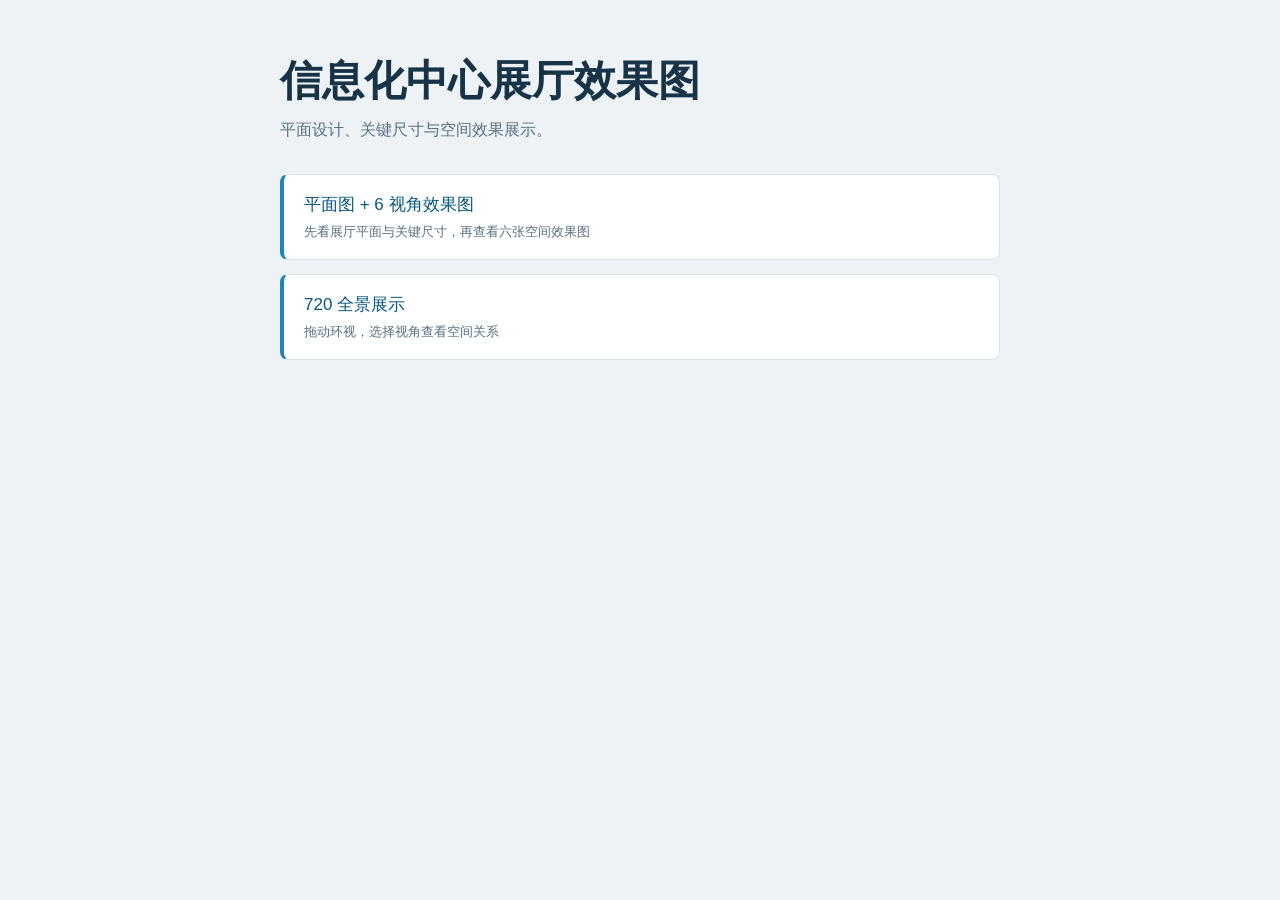
<file: YDJM展厅效果图/index.html>
<!doctype html>
<html lang="zh-CN">
  <head>
    <meta charset="UTF-8" />
    <meta name="viewport" content="width=device-width, initial-scale=1" />
    <title>信息化中心展厅效果图</title>
    <style>
      :root { color-scheme: light; font-family: -apple-system, BlinkMacSystemFont, "Segoe UI", "PingFang SC", sans-serif; }
      body { margin: 0; min-height: 100vh; background: #eef2f5; color: #173348; }
      main { width: min(720px, calc(100% - 36px)); margin: 0 auto; padding: 56px 0; }
      h1 { margin: 0 0 10px; font-size: clamp(28px, 5vw, 42px); line-height: 1.2; }
      p { margin: 0 0 30px; color: #587082; line-height: 1.7; }
      nav { display: grid; gap: 14px; }
      a { display: block; padding: 18px 20px; border: 1px solid #d8e3e9; border-left: 4px solid #2184b4; border-radius: 8px; background: #fff; color: #075782; text-decoration: none; font-size: 17px; }
      a:hover { border-color: #2184b4; box-shadow: 0 8px 22px #17334818; }
      small { display: block; margin-top: 7px; color: #587082; font-size: 13px; }
    </style>
  </head>
  <body>
    <main>
      <h1>信息化中心展厅效果图</h1>
      <p>平面设计、关键尺寸与空间效果展示。</p>
      <nav aria-label="展厅方案入口">
        <a href="./信息化中心方案_平面图+效果图.html">平面图 + 6 视角效果图<small>先看展厅平面与关键尺寸，再查看六张空间效果图</small></a>
        <a href="./信息化中心方案_720全景展示.html">720 全景展示<small>拖动环视，选择视角查看空间关系</small></a>
      </nav>
    </main>
  </body>
</html>
</file>
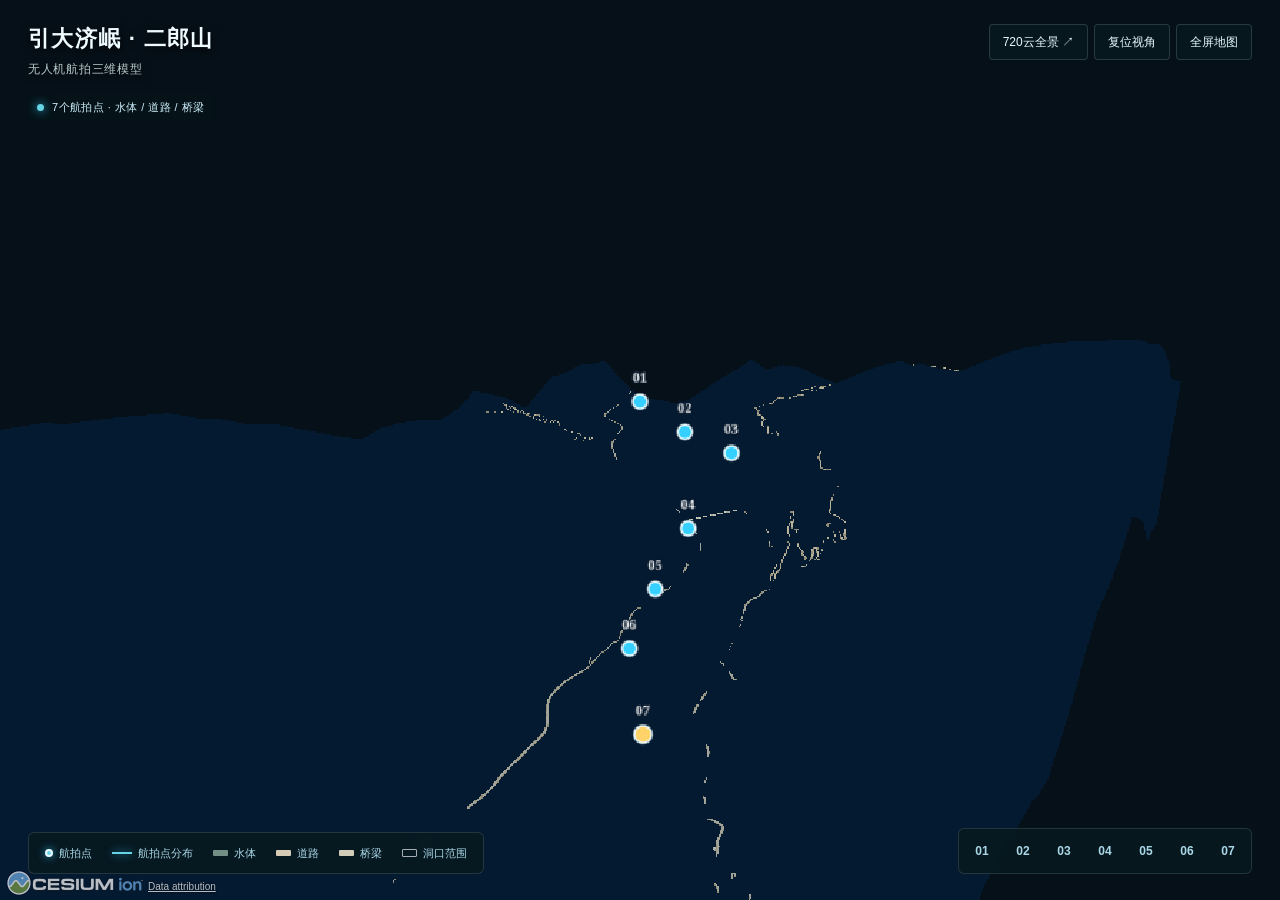
<file: yindajimin/drone-3d/index.html>
<!doctype html>
<html lang="zh-CN">
<head>
 <meta charset="utf-8">
 <meta name="viewport" content="width=device-width,initial-scale=1">
 <title>引大济岷二郎山 · 无人机航拍三维模型</title>
 <link rel="icon" href="data:,">
 <link rel="stylesheet" href="./assets/vendor/cesium/Widgets/widgets.css">
 <link rel="stylesheet" href="./assets/project-map.css?v=aerial-context-20260908">
</head>
<body>
        <main class="project-map-frame" data-fullscreen="false" data-scene-mode="aerial-context" aria-label="二郎山无人机航拍三维模型">
          <div id="cesiumContainer" aria-label="二郎山无人机航拍三维地形"></div>
          <div class="map-identity"><strong>引大济岷 · 二郎山</strong><span>无人机航拍三维模型</span></div>
          <div class="map-status" id="mapStatus" data-state="loading">正在加载轻量三维航拍底图</div>

          <div class="map-toolbar" aria-label="地图工具">
            <a class="map-tool-button" id="openProjectPanoramaLink" href="https://roma.720yun.com/vr/f0b1e9f1dc32d20f/" target="_blank" rel="noopener noreferrer">720云全景 ↗</a>
            <button class="map-tool-button" id="resetMapViewButton" type="button">复位视角</button>
            <button class="map-tool-button" id="toggleMapFullscreenButton" type="button" aria-pressed="false">全屏地图</button>
          </div>

          <div class="panorama-portal-tether" id="panoramaPortalTether" aria-hidden="true"></div>
          <div class="panorama-portal-anchor" id="panoramaPortalAnchor" aria-hidden="true"></div>

          <article
            class="spatial-panorama-portal"
            id="spatialPanoramaPortal"
            data-open="false"
            data-expanded="false"
            data-mode="live"
            data-sync-state="idle"
            data-yaw="315"
            data-pitch="0"
            aria-label="航拍全景与三维地图联动窗口"
          >
            <div class="panorama-portal-halo" aria-hidden="true"></div>
            <div class="panorama-visual">
              <iframe
                class="spatial-panorama-iframe"
                id="spatialPanoramaIframe"
                src="about:blank"
                title="引大济岷前期施工场地720云全景影像"
                allow="fullscreen; accelerometer; gyroscope"
                referrerpolicy="strict-origin-when-cross-origin"
              ></iframe>
              <div class="panorama-tone" aria-hidden="true"></div>
            </div>

            <div class="panorama-portal-bar">
              <strong class="panorama-portal-title" id="panoramaPortalTitle">航拍点全景</strong>
              <div class="panorama-portal-tools">
                <button class="panorama-tool" id="panoramaExpandButton" type="button" aria-label="展开全景窗口">展开</button>
                <button class="panorama-tool" id="panoramaCloseButton" type="button" aria-label="关闭全景窗口">×</button>
              </div>
            </div>

            <div class="panorama-portal-footer">
              <span class="panorama-sync-status" id="panoramaSyncStatus">真实720 · 点击航拍点直接定位</span>
            </div>
          </article>

          <div class="map-legend" aria-label="地图图层控制">
            <button class="legend-item" type="button" data-map-layer="panorama-points" aria-pressed="true"><i class="legend-dot"></i>航拍点</button>
            <button class="legend-item" type="button" data-map-layer="panorama-route" aria-pressed="true"><i class="legend-line"></i>航拍点分布</button>
            <button class="legend-item" type="button" data-map-layer="water" aria-pressed="true"><i class="legend-swatch is-water"></i>水体</button>
            <button class="legend-item" type="button" data-map-layer="road" aria-pressed="true"><i class="legend-swatch is-road"></i>道路</button>
            <button class="legend-item" type="button" data-map-layer="bridge" aria-pressed="true"><i class="legend-swatch is-bridge"></i>桥梁</button>
            <button class="legend-item" type="button" data-map-layer="portal-outline" aria-pressed="true"><i class="legend-swatch is-portal"></i>洞口范围</button>
          </div>

          <div class="map-point-strip" id="mapPointStrip" aria-label="航拍点快速定位"></div>
        </main>
 <script>window.CESIUM_BASE_URL="./assets/vendor/cesium/";</script>
 <script src="./assets/vendor/cesium/Cesium.js"></script>
 <script type="module" src="./assets/aerial-map.mjs?v=home-07-to-01-20260909-r2"></script>
</body>
</html>
</file>
<file: yindajimin/drone-3d/assets/vendor/cesium/Widgets/widgets.css>
/* packages/widgets/Source/shared.css */
.cesium-svgPath-svg {
  position: absolute;
  top: 0;
  left: 0;
  width: 100%;
  height: 100%;
  overflow: hidden;
}
.cesium-button {
  display: inline-block;
  position: relative;
  background: #303336;
  border: 1px solid #444;
  color: #edffff;
  fill: #edffff;
  border-radius: 4px;
  padding: 5px 12px;
  margin: 2px 3px;
  cursor: pointer;
  overflow: hidden;
  -moz-user-select: none;
  -webkit-user-select: none;
  -ms-user-select: none;
  user-select: none;
}
.cesium-button:focus {
  color: #fff;
  fill: #fff;
  border-color: #ea4;
  outline: none;
}
.cesium-button:hover {
  color: #fff;
  fill: #fff;
  background: #48b;
  border-color: #aef;
  box-shadow: 0 0 8px #fff;
}
.cesium-button:active {
  color: #000;
  fill: #000;
  background: #adf;
  border-color: #fff;
  box-shadow: 0 0 8px #fff;
}
.cesium-button:disabled,
.cesium-button-disabled,
.cesium-button-disabled:focus,
.cesium-button-disabled:hover,
.cesium-button-disabled:active {
  background: #303336;
  border-color: #444;
  color: #646464;
  fill: #646464;
  box-shadow: none;
  cursor: default;
}
.cesium-button option {
  background-color: #000;
  color: #eee;
}
.cesium-button option:disabled {
  color: #777;
}
.cesium-button input,
.cesium-button label {
  cursor: pointer;
}
.cesium-button input {
  vertical-align: sub;
}
.cesium-toolbar-button {
  box-sizing: border-box;
  width: 32px;
  height: 32px;
  border-radius: 14%;
  padding: 0;
  vertical-align: middle;
  z-index: 0;
}
.cesium-performanceDisplay-defaultContainer {
  position: absolute;
  top: 50px;
  right: 10px;
  text-align: right;
}
.cesium-performanceDisplay {
  background-color: rgba(40, 40, 40, 0.7);
  padding: 7px;
  border-radius: 5px;
  border: 1px solid #444;
  font: bold 12px sans-serif;
}
.cesium-performanceDisplay-fps {
  color: #e52;
}
.cesium-performanceDisplay-throttled {
  color: #a42;
}
.cesium-performanceDisplay-ms {
  color: #de3;
}

/* packages/widgets/Source/Animation/Animation.css */
.cesium-animation-theme {
  visibility: hidden;
  display: block;
  position: absolute;
  z-index: -100;
}
.cesium-animation-themeNormal {
  color: #222;
}
.cesium-animation-themeHover {
  color: #4488b0;
}
.cesium-animation-themeSelect {
  color: #242;
}
.cesium-animation-themeDisabled {
  color: #333;
}
.cesium-animation-themeKnob {
  color: #222;
}
.cesium-animation-themePointer {
  color: #2e2;
}
.cesium-animation-themeSwoosh {
  color: #8ac;
}
.cesium-animation-themeSwooshHover {
  color: #aef;
}
.cesium-animation-svgText {
  fill: #edffff;
  font-family: Sans-Serif;
  font-size: 15px;
  text-anchor: middle;
}
.cesium-animation-blank {
  fill: #000;
  fill-opacity: 0.01;
  stroke: none;
}
.cesium-animation-rectButton {
  cursor: pointer;
  -moz-user-select: none;
  -webkit-user-select: none;
  -ms-user-select: none;
  user-select: none;
}
.cesium-animation-rectButton .cesium-animation-buttonGlow {
  fill: #fff;
  stroke: none;
  display: none;
}
.cesium-animation-rectButton:hover .cesium-animation-buttonGlow {
  display: block;
}
.cesium-animation-rectButton .cesium-animation-buttonPath {
  fill: #edffff;
}
.cesium-animation-rectButton .cesium-animation-buttonMain {
  stroke: #444;
  stroke-width: 1.2;
}
.cesium-animation-rectButton:hover .cesium-animation-buttonMain {
  stroke: #aef;
}
.cesium-animation-rectButton:active .cesium-animation-buttonMain {
  fill: #abd6ff;
}
.cesium-animation-buttonDisabled {
  -moz-user-select: none;
  -webkit-user-select: none;
  -ms-user-select: none;
  user-select: none;
}
.cesium-animation-buttonDisabled .cesium-animation-buttonMain {
  stroke: #555;
}
.cesium-animation-buttonDisabled .cesium-animation-buttonPath {
  fill: #818181;
}
.cesium-animation-buttonDisabled .cesium-animation-buttonGlow {
  display: none;
}
.cesium-animation-buttonToggled .cesium-animation-buttonGlow {
  display: block;
  fill: #2e2;
}
.cesium-animation-buttonToggled .cesium-animation-buttonMain {
  stroke: #2e2;
}
.cesium-animation-buttonToggled:hover .cesium-animation-buttonGlow {
  fill: #fff;
}
.cesium-animation-buttonToggled:hover .cesium-animation-buttonMain {
  stroke: #2e2;
}
.cesium-animation-shuttleRingG {
  cursor: pointer;
}
.cesium-animation-shuttleRingPointer {
  cursor: pointer;
}
.cesium-animation-shuttleRingPausePointer {
  cursor: pointer;
}
.cesium-animation-shuttleRingBack {
  fill: #181818;
  fill-opacity: 0.8;
  stroke: #333;
  stroke-width: 1.2;
}
.cesium-animation-shuttleRingSwoosh line {
  stroke: #8ac;
  stroke-width: 3;
  stroke-opacity: 0.2;
  stroke-linecap: round;
}
.cesium-animation-knobOuter {
  cursor: pointer;
  stroke: #444;
  stroke-width: 1.2;
}
.cesium-animation-knobInner {
  cursor: pointer;
}

/* packages/widgets/Source/BaseLayerPicker/BaseLayerPicker.css */
.cesium-baseLayerPicker-selected {
  position: absolute;
  top: 0;
  left: 0;
  width: 100%;
  height: 100%;
  border: none;
}
.cesium-baseLayerPicker-dropDown {
  display: block;
  position: absolute;
  box-sizing: content-box;
  top: auto;
  right: 0;
  width: 320px;
  max-height: 500px;
  margin-top: 5px;
  background-color: rgba(38, 38, 38, 0.75);
  border: 1px solid #444;
  padding: 6px;
  overflow: auto;
  border-radius: 10px;
  -moz-user-select: none;
  -webkit-user-select: none;
  -ms-user-select: none;
  user-select: none;
  transform: translate(0, -20%);
  visibility: hidden;
  opacity: 0;
  transition:
    visibility 0s 0.2s,
    opacity 0.2s ease-in,
    transform 0.2s ease-in;
}
.cesium-baseLayerPicker-dropDown-visible {
  transform: translate(0, 0);
  visibility: visible;
  opacity: 1;
  transition: opacity 0.2s ease-out, transform 0.2s ease-out;
}
.cesium-baseLayerPicker-sectionTitle {
  display: block;
  font-family: sans-serif;
  font-size: 16pt;
  text-align: left;
  color: #edffff;
  margin-bottom: 4px;
}
.cesium-baseLayerPicker-choices {
  margin-bottom: 5px;
}
.cesium-baseLayerPicker-categoryTitle {
  color: #edffff;
  font-size: 11pt;
}
.cesium-baseLayerPicker-choices {
  display: block;
  border: 1px solid #888;
  border-radius: 5px;
  padding: 5px 0;
}
.cesium-baseLayerPicker-item {
  display: inline-block;
  vertical-align: top;
  margin: 2px 5px;
  width: 64px;
  text-align: center;
  cursor: pointer;
}
.cesium-baseLayerPicker-itemLabel {
  display: block;
  font-family: sans-serif;
  font-size: 8pt;
  text-align: center;
  vertical-align: middle;
  color: #edffff;
  cursor: pointer;
  word-wrap: break-word;
}
.cesium-baseLayerPicker-item:hover .cesium-baseLayerPicker-itemLabel,
.cesium-baseLayerPicker-item:focus .cesium-baseLayerPicker-itemLabel {
  text-decoration: underline;
}
.cesium-baseLayerPicker-itemIcon {
  display: inline-block;
  position: relative;
  width: inherit;
  height: auto;
  background-size: 100% 100%;
  border: solid 1px #444;
  border-radius: 9px;
  color: #edffff;
  margin: 0;
  padding: 0;
  cursor: pointer;
  box-sizing: border-box;
}
.cesium-baseLayerPicker-item:hover .cesium-baseLayerPicker-itemIcon {
  border-color: #fff;
  box-shadow: 0 0 8px #fff, 0 0 8px #fff;
}
.cesium-baseLayerPicker-selectedItem .cesium-baseLayerPicker-itemLabel {
  color: rgb(189, 236, 248);
}
.cesium-baseLayerPicker-selectedItem .cesium-baseLayerPicker-itemIcon {
  border: double 4px rgb(189, 236, 248);
}

/* packages/engine/Source/Widget/CesiumWidget.css */
.cesium-widget {
  font-family: sans-serif;
  font-size: 16px;
  overflow: hidden;
  display: block;
  position: relative;
  top: 0;
  left: 0;
  width: 100%;
  height: 100%;
}
.cesium-widget,
.cesium-widget canvas {
  width: 100%;
  height: 100%;
  touch-action: none;
}
.cesium-widget-credits {
  display: block;
  position: absolute;
  bottom: 0;
  left: 0;
  color: #fff;
  font-size: 10px;
  text-shadow: 0px 0px 2px #000000;
  padding-right: 5px;
}
.cesium-widget-errorPanel {
  position: absolute;
  top: 0;
  right: 0;
  bottom: 0;
  left: 0;
  text-align: center;
  background: rgba(0, 0, 0, 0.7);
  z-index: 99999;
}
.cesium-widget-errorPanel:before {
  display: inline-block;
  vertical-align: middle;
  height: 100%;
  content: "";
}
.cesium-widget-errorPanel-content {
  width: 75%;
  max-width: 500px;
  display: inline-block;
  text-align: left;
  vertical-align: middle;
  border: 1px solid #510c00;
  border-radius: 7px;
  background-color: #f0d9d5;
  font-size: 14px;
  color: #510c00;
}
.cesium-widget-errorPanel-content.expanded {
  max-width: 75%;
}
.cesium-widget-errorPanel-header {
  font-size: 18px;
  font-family:
    "Open Sans",
    Verdana,
    Geneva,
    sans-serif;
  background: #d69d93;
  border-bottom: 2px solid #510c00;
  padding-bottom: 10px;
  border-radius: 3px 3px 0 0;
  padding: 15px;
}
.cesium-widget-errorPanel-scroll {
  overflow: auto;
  font-family:
    "Open Sans",
    Verdana,
    Geneva,
    sans-serif;
  white-space: pre-wrap;
  padding: 0 15px;
  margin: 10px 0 20px 0;
}
.cesium-widget-errorPanel-buttonPanel {
  padding: 0 15px;
  margin: 10px 0 20px 0;
  text-align: right;
}
.cesium-widget-errorPanel-buttonPanel button {
  border-color: #510c00;
  background: #d69d93;
  color: #202020;
  margin: 0;
}
.cesium-widget-errorPanel-buttonPanel button:focus {
  border-color: #510c00;
  background: #f0d9d5;
  color: #510c00;
}
.cesium-widget-errorPanel-buttonPanel button:hover {
  border-color: #510c00;
  background: #f0d9d5;
  color: #510c00;
}
.cesium-widget-errorPanel-buttonPanel button:active {
  border-color: #510c00;
  background: #b17b72;
  color: #510c00;
}
.cesium-widget-errorPanel-more-details {
  text-decoration: underline;
  cursor: pointer;
}
.cesium-widget-errorPanel-more-details:hover {
  color: #2b0700;
}

/* packages/widgets/Source/CesiumInspector/CesiumInspector.css */
.cesium-cesiumInspector {
  border-radius: 5px;
  transition: width ease-in-out 0.25s;
  background: rgba(48, 51, 54, 0.8);
  border: 1px solid #444;
  color: #edffff;
  display: inline-block;
  position: relative;
  padding: 4px 12px;
  -moz-user-select: none;
  -webkit-user-select: none;
  -ms-user-select: none;
  user-select: none;
  overflow: hidden;
}
.cesium-cesiumInspector-button {
  text-align: center;
  font-size: 11pt;
}
.cesium-cesiumInspector-visible .cesium-cesiumInspector-button {
  border-bottom: 1px solid #aaa;
  padding-bottom: 3px;
}
.cesium-cesiumInspector input:enabled,
.cesium-cesiumInspector-button {
  cursor: pointer;
}
.cesium-cesiumInspector-visible {
  width: 185px;
  height: auto;
}
.cesium-cesiumInspector-hidden {
  width: 122px;
  height: 17px;
}
.cesium-cesiumInspector-sectionContent {
  max-height: 600px;
}
.cesium-cesiumInspector-section-collapsed .cesium-cesiumInspector-sectionContent {
  max-height: 0;
  padding: 0 !important;
  overflow: hidden;
}
.cesium-cesiumInspector-dropDown {
  margin: 5px 0;
  font-family: sans-serif;
  font-size: 10pt;
  width: 185px;
}
.cesium-cesiumInspector-frustumStatistics {
  padding-left: 10px;
  padding: 5px;
  background-color: rgba(80, 80, 80, 0.75);
}
.cesium-cesiumInspector-pickButton {
  background-color: rgba(0, 0, 0, 0.3);
  border: 1px solid #444;
  color: #edffff;
  border-radius: 5px;
  padding: 3px 7px;
  cursor: pointer;
  -moz-user-select: none;
  -webkit-user-select: none;
  -ms-user-select: none;
  user-select: none;
  margin: 0 auto;
}
.cesium-cesiumInspector-pickButton:focus {
  outline: none;
}
.cesium-cesiumInspector-pickButton:active,
.cesium-cesiumInspector-pickButtonHighlight {
  color: #000;
  background: #adf;
  border-color: #fff;
  box-shadow: 0 0 8px #fff;
}
.cesium-cesiumInspector-center {
  text-align: center;
}
.cesium-cesiumInspector-sectionHeader {
  font-weight: bold;
  font-size: 10pt;
  margin: 0;
  cursor: pointer;
}
.cesium-cesiumInspector-pickSection {
  border: 1px solid #aaa;
  border-radius: 5px;
  padding: 3px;
  margin-bottom: 5px;
}
.cesium-cesiumInspector-sectionContent {
  margin-bottom: 10px;
  transition: max-height 0.25s;
}
.cesium-cesiumInspector-tileText {
  padding-bottom: 10px;
  border-bottom: 1px solid #aaa;
}
.cesium-cesiumInspector-relativeText {
  padding-top: 10px;
}
.cesium-cesiumInspector-sectionHeader::before {
  margin-right: 5px;
  content: "-";
  width: 1ch;
  display: inline-block;
}
.cesium-cesiumInspector-section-collapsed .cesium-cesiumInspector-sectionHeader::before {
  content: "+";
}

/* packages/widgets/Source/Cesium3DTilesInspector/Cesium3DTilesInspector.css */
ul.cesium-cesiumInspector-statistics {
  margin: 0;
  padding-top: 3px;
  padding-bottom: 3px;
}
ul.cesium-cesiumInspector-statistics + ul.cesium-cesiumInspector-statistics {
  border-top: 1px solid #aaa;
}
.cesium-cesiumInspector-slider {
  margin-top: 5px;
}
.cesium-cesiumInspector-slider input[type=number] {
  text-align: left;
  background-color: #222;
  outline: none;
  border: 1px solid #444;
  color: #edffff;
  width: 100px;
  border-radius: 3px;
  padding: 1px;
  margin-left: 10px;
  cursor: auto;
}
.cesium-cesiumInspector-slider input[type=number]::-webkit-outer-spin-button,
.cesium-cesiumInspector-slider input[type=number]::-webkit-inner-spin-button {
  -webkit-appearance: none;
  margin: 0;
}
.cesium-cesiumInspector-slider input[type=range] {
  margin-left: 5px;
  vertical-align: middle;
}
.cesium-cesiumInspector-hide .cesium-cesiumInspector-styleEditor {
  display: none;
}
.cesium-cesiumInspector-styleEditor {
  padding: 10px;
  border-radius: 5px;
  background: rgba(48, 51, 54, 0.8);
  border: 1px solid #444;
}
.cesium-cesiumInspector-styleEditor textarea {
  width: 100%;
  height: 300px;
  background: transparent;
  color: #edffff;
  border: none;
  padding: 0;
  white-space: pre;
  overflow-wrap: normal;
  overflow-x: auto;
}
.cesium-3DTilesInspector {
  width: 300px;
  pointer-events: all;
}
.cesium-3DTilesInspector-statistics {
  font-size: 11px;
}
.cesium-3DTilesInspector-disabledElementsInfo {
  margin: 5px 0 0 0;
  padding: 0 0 0 20px;
  color: #eed202;
}
.cesium-3DTilesInspector div,
.cesium-3DTilesInspector input[type=range] {
  width: 100%;
  box-sizing: border-box;
}
.cesium-cesiumInspector-error {
  color: #ff9e9e;
  overflow: auto;
}
.cesium-3DTilesInspector .cesium-cesiumInspector-section {
  margin-top: 3px;
}
.cesium-3DTilesInspector .cesium-cesiumInspector-sectionHeader + .cesium-cesiumInspector-show {
  border-top: 1px solid white;
}
input.cesium-cesiumInspector-url {
  overflow: hidden;
  white-space: nowrap;
  overflow-x: scroll;
  background-color: transparent;
  color: white;
  outline: none;
  border: none;
  height: 1em;
  width: 100%;
}
.cesium-cesiumInspector .field-group {
  display: table;
}
.cesium-cesiumInspector .field-group > label {
  display: table-cell;
  font-weight: bold;
}
.cesium-cesiumInspector .field-group > .field {
  display: table-cell;
  width: 100%;
}

/* packages/widgets/Source/VoxelInspector/VoxelInspector.css */
.cesium-VoxelInspector {
  width: 300px;
  pointer-events: all;
}
.cesium-VoxelInspector div,
.cesium-VoxelInspector input[type=range] {
  width: 100%;
  box-sizing: border-box;
}
.cesium-VoxelInspector .cesium-cesiumInspector-section {
  margin-top: 3px;
}
.cesium-VoxelInspector .cesium-cesiumInspector-sectionHeader + .cesium-cesiumInspector-show {
  border-top: 1px solid white;
}

/* packages/widgets/Source/FullscreenButton/FullscreenButton.css */
.cesium-button.cesium-fullscreenButton {
  display: block;
  width: 100%;
  height: 100%;
  margin: 0;
  border-radius: 0;
}

/* packages/widgets/Source/VRButton/VRButton.css */
.cesium-button.cesium-vrButton {
  display: block;
  width: 100%;
  height: 100%;
  margin: 0;
  border-radius: 0;
}

/* packages/widgets/Source/Geocoder/Geocoder.css */
.cesium-viewer-geocoderContainer .cesium-geocoder-input {
  border: solid 1px #444;
  background-color: rgba(40, 40, 40, 0.7);
  color: white;
  display: inline-block;
  vertical-align: middle;
  width: 0;
  height: 32px;
  margin: 0;
  padding: 0 32px 0 0;
  border-radius: 0;
  box-sizing: border-box;
  transition: width ease-in-out 0.25s, background-color 0.2s ease-in-out;
  -webkit-appearance: none;
}
.cesium-viewer-geocoderContainer:hover .cesium-geocoder-input {
  border-color: #aef;
  box-shadow: 0 0 8px #fff;
}
.cesium-viewer-geocoderContainer .cesium-geocoder-input:focus {
  border-color: #ea4;
  background-color: rgba(15, 15, 15, 0.9);
  box-shadow: none;
  outline: none;
}
.cesium-viewer-geocoderContainer:hover .cesium-geocoder-input,
.cesium-viewer-geocoderContainer .cesium-geocoder-input:focus,
.cesium-viewer-geocoderContainer .cesium-geocoder-input-wide {
  padding-left: 4px;
  width: 250px;
}
.cesium-viewer-geocoderContainer .search-results {
  position: absolute;
  background-color: #000;
  color: #eee;
  overflow-y: auto;
  opacity: 0.8;
  width: 100%;
}
.cesium-viewer-geocoderContainer .search-results ul {
  list-style-type: none;
  margin: 0;
  padding: 0;
}
.cesium-viewer-geocoderContainer .search-results ul li {
  font-size: 14px;
  padding: 3px 10px;
}
.cesium-viewer-geocoderContainer .search-results ul li:hover {
  cursor: pointer;
}
.cesium-viewer-geocoderContainer .search-results ul li.active {
  background: #48b;
}
.cesium-geocoder-searchButton {
  background-color: #303336;
  display: inline-block;
  position: absolute;
  cursor: pointer;
  width: 32px;
  top: 1px;
  right: 1px;
  height: 30px;
  vertical-align: middle;
  fill: #edffff;
}
.cesium-geocoder-searchButton:hover {
  background-color: #48b;
}

/* packages/widgets/Source/InfoBox/InfoBox.css */
.cesium-infoBox {
  display: block;
  position: absolute;
  top: 50px;
  right: 0;
  width: 40%;
  max-width: 480px;
  background: rgba(38, 38, 38, 0.95);
  color: #edffff;
  border: 1px solid #444;
  border-right: none;
  border-top-left-radius: 7px;
  border-bottom-left-radius: 7px;
  box-shadow: 0 0 10px 1px #000;
  transform: translate(100%, 0);
  visibility: hidden;
  opacity: 0;
  transition:
    visibility 0s 0.2s,
    opacity 0.2s ease-in,
    transform 0.2s ease-in;
}
.cesium-infoBox-visible {
  transform: translate(0, 0);
  visibility: visible;
  opacity: 1;
  transition: opacity 0.2s ease-out, transform 0.2s ease-out;
}
.cesium-infoBox-title {
  display: block;
  height: 20px;
  padding: 5px 30px 5px 25px;
  background: rgba(84, 84, 84, 1);
  border-top-left-radius: 7px;
  text-align: center;
  text-overflow: ellipsis;
  white-space: nowrap;
  overflow: hidden;
  box-sizing: content-box;
}
.cesium-infoBox-bodyless .cesium-infoBox-title {
  border-bottom-left-radius: 7px;
}
button.cesium-infoBox-camera {
  display: block;
  position: absolute;
  top: 4px;
  left: 4px;
  width: 22px;
  height: 22px;
  background: transparent;
  border-color: transparent;
  border-radius: 3px;
  padding: 0 5px;
  margin: 0;
}
button.cesium-infoBox-close {
  display: block;
  position: absolute;
  top: 5px;
  right: 5px;
  height: 20px;
  background: transparent;
  border: none;
  border-radius: 2px;
  font-weight: bold;
  font-size: 16px;
  padding: 0 5px;
  margin: 0;
  color: #edffff;
}
button.cesium-infoBox-close:focus {
  background: rgba(238, 136, 0, 0.44);
  outline: none;
}
button.cesium-infoBox-close:hover {
  background: #888;
  color: #000;
}
button.cesium-infoBox-close:active {
  background: #a00;
  color: #000;
}
.cesium-infoBox-bodyless .cesium-infoBox-iframe {
  display: none;
}
.cesium-infoBox-iframe {
  border: none;
  width: 100%;
  width: calc(100% - 2px);
}

/* packages/widgets/Source/SceneModePicker/SceneModePicker.css */
span.cesium-sceneModePicker-wrapper {
  display: inline-block;
  position: relative;
  margin: 0 3px;
}
.cesium-sceneModePicker-visible {
  visibility: visible;
  opacity: 1;
  transition: opacity 0.25s linear;
}
.cesium-sceneModePicker-hidden {
  visibility: hidden;
  opacity: 0;
  transition: visibility 0s 0.25s, opacity 0.25s linear;
}
.cesium-sceneModePicker-wrapper .cesium-sceneModePicker-none {
  display: none;
}
.cesium-sceneModePicker-slide-svg {
  transition: left 2s;
  top: 0;
  left: 0;
}
.cesium-sceneModePicker-wrapper .cesium-sceneModePicker-dropDown-icon {
  box-sizing: border-box;
  padding: 0;
  margin: 3px 0;
}
.cesium-sceneModePicker-wrapper .cesium-sceneModePicker-button3D,
.cesium-sceneModePicker-wrapper .cesium-sceneModePicker-buttonColumbusView,
.cesium-sceneModePicker-wrapper .cesium-sceneModePicker-button2D {
  margin: 0 0 3px 0;
}
.cesium-sceneModePicker-wrapper .cesium-sceneModePicker-button3D .cesium-sceneModePicker-icon2D {
  left: 100%;
}
.cesium-sceneModePicker-wrapper .cesium-sceneModePicker-button3D .cesium-sceneModePicker-iconColumbusView {
  left: 200%;
}
.cesium-sceneModePicker-wrapper .cesium-sceneModePicker-buttonColumbusView .cesium-sceneModePicker-icon3D {
  left: -200%;
}
.cesium-sceneModePicker-wrapper .cesium-sceneModePicker-buttonColumbusView .cesium-sceneModePicker-icon2D {
  left: -100%;
}
.cesium-sceneModePicker-wrapper .cesium-sceneModePicker-button2D .cesium-sceneModePicker-icon3D {
  left: -100%;
}
.cesium-sceneModePicker-wrapper .cesium-sceneModePicker-button2D .cesium-sceneModePicker-iconColumbusView {
  left: 100%;
}
.cesium-sceneModePicker-wrapper .cesium-sceneModePicker-selected {
  border-color: #2e2;
  box-shadow: 0 0 8px #fff, 0 0 8px #fff;
}

/* packages/widgets/Source/ProjectionPicker/ProjectionPicker.css */
span.cesium-projectionPicker-wrapper {
  display: inline-block;
  position: relative;
  margin: 0 3px;
}
.cesium-projectionPicker-visible {
  visibility: visible;
  opacity: 1;
  transition: opacity 0.25s linear;
}
.cesium-projectionPicker-hidden {
  visibility: hidden;
  opacity: 0;
  transition: visibility 0s 0.25s, opacity 0.25s linear;
}
.cesium-projectionPicker-wrapper .cesium-projectionPicker-none {
  display: none;
}
.cesium-projectionPicker-wrapper .cesium-projectionPicker-dropDown-icon {
  box-sizing: border-box;
  padding: 0;
  margin: 3px 0;
}
.cesium-projectionPicker-wrapper .cesium-projectionPicker-buttonPerspective,
.cesium-projectionPicker-wrapper .cesium-projectionPicker-buttonOrthographic {
  margin: 0 0 3px 0;
}
.cesium-projectionPicker-wrapper .cesium-projectionPicker-buttonPerspective .cesium-projectionPicker-iconOrthographic {
  left: 100%;
}
.cesium-projectionPicker-wrapper .cesium-projectionPicker-buttonOrthographic .cesium-projectionPicker-iconPerspective {
  left: -100%;
}
.cesium-projectionPicker-wrapper .cesium-projectionPicker-selected {
  border-color: #2e2;
  box-shadow: 0 0 8px #fff, 0 0 8px #fff;
}

/* packages/widgets/Source/PerformanceWatchdog/PerformanceWatchdog.css */
.cesium-performance-watchdog-message-area {
  position: relative;
  background-color: yellow;
  color: black;
  padding: 10px;
}
.cesium-performance-watchdog-message {
  margin-right: 30px;
}
.cesium-performance-watchdog-message-dismiss {
  position: absolute;
  right: 0;
  margin: 0 10px 0 0;
}

/* packages/widgets/Source/NavigationHelpButton/NavigationHelpButton.css */
.cesium-navigationHelpButton-wrapper {
  position: relative;
  display: inline-block;
}
.cesium-navigation-help {
  visibility: hidden;
  position: absolute;
  top: 38px;
  right: 2px;
  width: 250px;
  border-radius: 10px;
  transform: scale(0.01);
  transform-origin: 234px -10px;
  transition: visibility 0s 0.25s, transform 0.25s ease-in;
}
.cesium-navigation-help-visible {
  visibility: visible;
  transform: scale(1);
  transition: transform 0.25s ease-out;
}
.cesium-navigation-help-instructions {
  border: 1px solid #444;
  background-color: rgba(38, 38, 38, 0.75);
  padding-bottom: 5px;
  border-radius: 0 0 10px 10px;
}
.cesium-click-navigation-help {
  display: none;
}
.cesium-touch-navigation-help {
  display: none;
  padding-top: 5px;
}
.cesium-click-navigation-help-visible {
  display: block;
}
.cesium-touch-navigation-help-visible {
  display: block;
}
.cesium-navigation-help-pan {
  color: #66ccff;
  font-weight: bold;
}
.cesium-navigation-help-zoom {
  color: #65fd00;
  font-weight: bold;
}
.cesium-navigation-help-rotate {
  color: #ffd800;
  font-weight: bold;
}
.cesium-navigation-help-tilt {
  color: #d800d8;
  font-weight: bold;
}
.cesium-navigation-help-details {
  color: #ffffff;
}
.cesium-navigation-button {
  color: #fff;
  background-color: transparent;
  border-bottom: none;
  border-top: 1px solid #444;
  border-right: 1px solid #444;
  margin: 0;
  width: 50%;
  cursor: pointer;
}
.cesium-navigation-button-icon {
  vertical-align: middle;
  padding: 5px 1px;
}
.cesium-navigation-button:focus {
  outline: none;
}
.cesium-navigation-button-left {
  border-radius: 10px 0 0 0;
  border-left: 1px solid #444;
}
.cesium-navigation-button-right {
  border-radius: 0 10px 0 0;
  border-left: none;
}
.cesium-navigation-button-selected {
  background-color: rgba(38, 38, 38, 0.75);
}
.cesium-navigation-button-unselected {
  background-color: rgba(0, 0, 0, 0.75);
}
.cesium-navigation-button-unselected:hover {
  background-color: rgba(76, 76, 76, 0.75);
}

/* packages/widgets/Source/SelectionIndicator/SelectionIndicator.css */
.cesium-selection-wrapper {
  position: absolute;
  width: 160px;
  height: 160px;
  pointer-events: none;
  visibility: hidden;
  opacity: 0;
  transition: visibility 0s 0.2s, opacity 0.2s ease-in;
}
.cesium-selection-wrapper-visible {
  visibility: visible;
  opacity: 1;
  transition: opacity 0.2s ease-out;
}
.cesium-selection-wrapper svg {
  fill: #2e2;
  stroke: #000;
  stroke-width: 1.1px;
}

/* packages/widgets/Source/Timeline/Timeline.css */
.cesium-timeline-main {
  position: relative;
  left: 0;
  bottom: 0;
  overflow: hidden;
  border: solid 1px #888;
  -moz-user-select: none;
  -webkit-user-select: none;
  -ms-user-select: none;
  user-select: none;
}
.cesium-timeline-trackContainer {
  width: 100%;
  overflow: auto;
  border-top: solid 1px #888;
  position: relative;
  top: 0;
  left: 0;
}
.cesium-timeline-tracks {
  position: absolute;
  top: 0;
  left: 0;
  width: 100%;
}
.cesium-timeline-needle {
  position: absolute;
  left: 0;
  top: 1.7em;
  bottom: 0;
  width: 1px;
  background: #f00;
}
.cesium-timeline-bar {
  position: relative;
  left: 0;
  top: 0;
  overflow: hidden;
  cursor: pointer;
  width: 100%;
  height: 1.7em;
  background:
    linear-gradient(
      to bottom,
      rgba(116, 117, 119, 0.8) 0%,
      rgba(58, 68, 82, 0.8) 11%,
      rgba(46, 50, 56, 0.8) 46%,
      rgba(53, 53, 53, 0.8) 81%,
      rgba(53, 53, 53, 0.8) 100%);
}
.cesium-timeline-ruler {
  visibility: hidden;
  white-space: nowrap;
  font-size: 80%;
  z-index: -200;
}
.cesium-timeline-highlight {
  position: absolute;
  bottom: 0;
  left: 0;
  background: #08f;
}
.cesium-timeline-ticLabel {
  position: absolute;
  top: 0;
  left: 0;
  white-space: nowrap;
  font-size: 80%;
  color: #eee;
}
.cesium-timeline-ticMain {
  position: absolute;
  bottom: 0;
  left: 0;
  width: 1px;
  height: 50%;
  background: #eee;
}
.cesium-timeline-ticSub {
  position: absolute;
  bottom: 0;
  left: 0;
  width: 1px;
  height: 33%;
  background: #aaa;
}
.cesium-timeline-ticTiny {
  position: absolute;
  bottom: 0;
  left: 0;
  width: 1px;
  height: 25%;
  background: #888;
}
.cesium-timeline-icon16 {
  display: block;
  position: absolute;
  width: 16px;
  height: 16px;
  background-image: url([data-uri]);
  background-repeat: no-repeat;
}

/* packages/widgets/Source/Viewer/Viewer.css */
.cesium-viewer {
  font-family: sans-serif;
  font-size: 16px;
  overflow: hidden;
  display: block;
  position: relative;
  top: 0;
  left: 0;
  width: 100%;
  height: 100%;
}
.cesium-viewer-cesiumWidgetContainer {
  width: 100%;
  height: 100%;
}
.cesium-viewer-bottom {
  display: block;
  position: absolute;
  bottom: 0;
  left: 0;
  padding-right: 5px;
}
.cesium-viewer .cesium-widget-credits {
  display: inline;
  position: static;
  bottom: auto;
  left: auto;
  padding-right: 0;
  color: #ffffff;
  font-size: 10px;
  text-shadow: 0 0 2px #000000;
}
.cesium-viewer-timelineContainer {
  position: absolute;
  bottom: 0;
  left: 169px;
  right: 29px;
  height: 27px;
  padding: 0;
  margin: 0;
  overflow: hidden;
  font-size: 14px;
}
.cesium-viewer-animationContainer {
  position: absolute;
  bottom: 0;
  left: 0;
  padding: 0;
  width: 169px;
  height: 112px;
}
.cesium-viewer-fullscreenContainer {
  position: absolute;
  bottom: 0;
  right: 0;
  padding: 0;
  width: 29px;
  height: 29px;
  overflow: hidden;
}
.cesium-viewer-vrContainer {
  position: absolute;
  bottom: 0;
  right: 0;
  padding: 0;
  width: 29px;
  height: 29px;
  overflow: hidden;
}
.cesium-viewer-toolbar {
  display: block;
  position: absolute;
  top: 5px;
  right: 5px;
}
.cesium-viewer-cesiumInspectorContainer {
  display: block;
  position: absolute;
  top: 50px;
  right: 10px;
}
.cesium-viewer-geocoderContainer {
  position: relative;
  display: inline-block;
  margin: 0 3px;
}
.cesium-viewer-cesium3DTilesInspectorContainer {
  display: block;
  position: absolute;
  top: 50px;
  right: 10px;
  max-height: calc(100% - 120px);
  box-sizing: border-box;
  overflow-y: auto;
  overflow-x: hidden;
}
.cesium-viewer-voxelInspectorContainer {
  display: block;
  position: absolute;
  top: 50px;
  right: 10px;
  max-height: calc(100% - 120px);
  box-sizing: border-box;
  overflow-y: auto;
  overflow-x: hidden;
}

/* packages/widgets/Source/I3SBuildingSceneLayerExplorer/I3SBuildingSceneLayerExplorer.css */
.cesium-viewer-i3s-explorer ul {
  list-style-type: none;
}
.cesium-viewer-i3s-explorer .layersList {
  padding: 0;
}
.cesium-viewer-i3s-explorer input {
  margin: 0 3px 0 0;
}
.cesium-viewer-i3s-explorer .expandItem {
  cursor: pointer;
  user-select: none;
  width: 20px;
}
.cesium-viewer-i3s-explorer .nested,
.cesium-viewer-i3s-explorer #bsl-wrapper {
  display: none;
}
.cesium-viewer-i3s-explorer .active {
  display: block;
}
.cesium-viewer-i3s-explorer .li-wrapper {
  display: flex;
  flex-direction: row;
  align-content: center;
}

/* packages/widgets/Source/widgets.css */
</file>
<file: yindajimin/drone-3d/assets/project-map.css>
:root{--cyan:#67d4e6;--text:#edfaff;--muted:#91b8c9;--font:"Microsoft YaHei","PingFang SC",Arial,sans-serif}
*{box-sizing:border-box}
html,body{width:100%;height:100%;margin:0;overflow:hidden;background:#061018;color:var(--text);font-family:var(--font)}
button,a{-webkit-tap-highlight-color:transparent}
[hidden]{display:none!important}
    .project-map-frame {
      position: relative;
      min-width: 0;
      min-height: 0;
      overflow: hidden;
      background:
        radial-gradient(circle at 50% 45%, rgba(32, 121, 166, .24), transparent 44%),
        #020d19;
    }


    #cesiumContainer {
      position: absolute;
      inset: 0;
      z-index: 1;
      width: 100%;
      height: 100%;
      background: #020d19;
    }

    #cesiumContainer .cesium-viewer,
    #cesiumContainer .cesium-viewer-cesiumWidgetContainer,
    #cesiumContainer .cesium-widget,
    #cesiumContainer canvas {
      width: 100%;
      height: 100%;
    }

    #cesiumContainer canvas:focus-visible {
      outline: 1px solid var(--cyan);
      outline-offset: -2px;
    }

    #cesiumContainer .cesium-viewer-bottom {
      right: 12px;
      bottom: 58px;
      left: auto;
      max-width: 54%;
      font-size: 9px;
      opacity: .72;
    }

    .map-status {
      position: absolute;
      top: 14px;
      left: 16px;
      z-index: 5;
      display: inline-flex;
      align-items: center;
      gap: 8px;
      padding: 7px 10px;
      color: #cceefa;
      border: 1px solid rgba(53, 208, 255, .28);
      background: rgba(2, 18, 34, .8);
      backdrop-filter: blur(8px);
      font-size: 11px;
      letter-spacing: .04em;
    }

    .map-status::before {
      content: "";
      width: 7px;
      height: 7px;
      border-radius: 50%;
      background: var(--cyan);
      box-shadow: 0 0 10px rgba(53, 208, 255, .9);
    }

    .map-status[data-state="loading"]::before {
      width: 10px;
      height: 10px;
      border: 2px solid rgba(53, 208, 255, .2);
      border-top-color: var(--cyan);
      background: transparent;
      animation: spin 1s linear infinite;
    }

    .map-status[data-state="error"] {
      color: #ffd1d1;
      border-color: rgba(255, 98, 98, .45);
    }

    .map-status[data-state="error"]::before {
      background: #ff6262;
      box-shadow: 0 0 10px rgba(255, 98, 98, .8);
    }

    @keyframes spin {
      to { transform: rotate(360deg); }
    }

    .map-toolbar {
      position: absolute;
      top: 14px;
      right: 16px;
      z-index: 20;
      display: flex;
      gap: 8px;
    }

    .map-tool-button,
    .panorama-tool,
    .panorama-mode-button {
      appearance: none;
      color: #e7faff;
      border: 1px solid rgba(53, 208, 255, .38);
      background: rgba(3, 31, 54, .88);
      font-family: var(--font);
      cursor: pointer;
    }

    .map-tool-button {
      padding: 7px 11px;
      font-size: 11px;
    }

    .project-map-frame:fullscreen,
    .project-map-frame.is-map-fullscreen-fallback {
      width: 100vw;
      height: 100vh;
      border: 0;
      background: #020d19;
    }

    .project-map-frame.is-map-fullscreen-fallback {
      position: fixed;
      inset: 0;
      z-index: 9999;
    }

    .project-map-frame:fullscreen .map-toolbar,
    .project-map-frame.is-map-fullscreen-fallback .map-toolbar {
      top: 22px;
      right: 26px;
    }

    .map-tool-button:hover,
    .map-tool-button:focus-visible,
    .panorama-tool:hover,
    .panorama-tool:focus-visible,
    .panorama-mode-button:hover,
    .panorama-mode-button:focus-visible,
    .panorama-mode-button.is-active {
      outline: none;
      color: #fff;
      border-color: var(--cyan);
      background: rgba(12, 76, 110, .95);
    }

    .map-legend {
      position: absolute;
      left: 16px;
      bottom: 16px;
      z-index: 5;
      display: flex;
      align-items: center;
      flex-wrap: wrap;
      gap: 6px 12px;
      max-width: calc(100% - 380px);
      padding: 7px 10px;
      color: #a9d7e7;
      border: 1px solid rgba(53, 208, 255, .25);
      background: rgba(2, 18, 34, .78);
      backdrop-filter: blur(6px);
      font-size: 10px;
      pointer-events: auto;
    }

    .legend-item {
      appearance: none;
      display: inline-flex;
      align-items: center;
      gap: 6px;
      min-height: 24px;
      padding: 2px 4px;
      color: inherit;
      border: 0;
      border-radius: 2px;
      background: transparent;
      font: inherit;
      cursor: pointer;
      transition: opacity .18s ease, color .18s ease, background .18s ease;
    }

    .legend-item:hover,
    .legend-item:focus-visible {
      color: #fff;
      outline: none;
      background: rgba(53, 208, 255, .12);
    }

    .legend-item[aria-pressed="false"] {
      opacity: .42;
      color: #6c8d9a;
    }

    .legend-item[aria-pressed="false"] i {
      filter: saturate(.2);
      box-shadow: none;
    }

    .legend-dot,
    .legend-line,
    .legend-swatch {
      display: inline-block;
      flex: 0 0 auto;
    }

    .legend-dot {
      width: 8px;
      height: 8px;
      border: 2px solid #e9fbff;
      border-radius: 50%;
      background: var(--cyan);
      box-shadow: 0 0 8px rgba(53, 208, 255, .75);
    }

    .legend-line {
      width: 20px;
      height: 2px;
      background: var(--cyan);
      box-shadow: 0 0 8px rgba(53, 208, 255, .75);
    }

    .legend-swatch {
      width: 15px;
      height: 6px;
      border-radius: 1px;
      box-shadow: 0 0 7px currentColor;
    }

    .legend-swatch.is-water { color: #278ca6; background: #278ca6; }
    .legend-swatch.is-road { color: #e1a44d; background: #e1a44d; }
    .legend-swatch.is-bridge { color: #ff6b55; background: #ff6b55; }
    .legend-swatch.is-site { color: #62c98f; background: #62c98f; }
    .legend-swatch.is-underground {
      width: 20px;
      height: 2px;
      color: #69e6ff;
      background: repeating-linear-gradient(90deg, #69e6ff 0 5px, transparent 5px 8px);
      box-shadow: 0 0 9px rgba(105, 230, 255, .85);
    }


    .map-point-strip {
      position: absolute;
      right: 16px;
      bottom: 16px;
      z-index: 5;
      display: flex;
      gap: 5px;
      padding: 5px;
      border: 1px solid rgba(53, 208, 255, .25);
      background: rgba(2, 18, 34, .82);
      backdrop-filter: blur(8px);
    }

    .map-point-button {
      appearance: none;
      min-width: 36px;
      height: 32px;
      padding: 0 9px;
      color: #a9d7e7;
      border: 1px solid transparent;
      background: transparent;
      font: 600 11px/1 var(--font);
      cursor: pointer;
    }

    .map-point-button:hover,
    .map-point-button:focus-visible,
    .map-point-button.active {
      outline: none;
      color: #fff;
      border-color: rgba(53, 208, 255, .55);
      background: rgba(53, 208, 255, .16);
      box-shadow: inset 0 -2px var(--cyan);
    }

    .spatial-panorama-portal {
      --portal-x: 320px;
      --portal-y: 120px;
      position: absolute;
      top: 0;
      left: 0;
      z-index: 9;
      width: 460px;
      height: 276px;
      opacity: 0;
      visibility: hidden;
      pointer-events: none;
      transform: translate3d(var(--portal-x), var(--portal-y), 0);
      transform-origin: center;
      transition: width .28s ease, height .28s ease, opacity .2s ease;
      will-change: transform, width, height;
    }

    .spatial-panorama-portal[data-open="true"] {
      opacity: 1;
      visibility: visible;
      pointer-events: auto;
    }

    .spatial-panorama-portal[data-expanded="true"] {
      width: min(72%, 920px);
      height: min(70%, 580px);
    }

    .panorama-portal-halo {
      position: absolute;
      inset: -36px;
      z-index: -1;
      pointer-events: none;
      opacity: .82;
      background: radial-gradient(ellipse at center, rgba(31, 188, 239, .2), rgba(13, 87, 126, .08) 52%, transparent 74%);
      filter: blur(15px);
    }

    .panorama-visual {
      position: absolute;
      inset: 0;
      overflow: hidden;
      background: rgba(3, 25, 43, .72);
      filter: drop-shadow(0 20px 32px rgba(0, 0, 0, .48));
      -webkit-mask-image: radial-gradient(ellipse 82% 82% at center, #000 52%, rgba(0, 0, 0, .96) 66%, rgba(0, 0, 0, .45) 84%, transparent 100%);
      mask-image: radial-gradient(ellipse 82% 82% at center, #000 52%, rgba(0, 0, 0, .96) 66%, rgba(0, 0, 0, .45) 84%, transparent 100%);
    }

    .panorama-demo-surface,
    .spatial-panorama-iframe {
      position: absolute;
      inset: 0;
      width: 100%;
      height: 100%;
    }

    .panorama-demo-surface {
      overflow: hidden;
      cursor: grab;
      touch-action: none;
      user-select: none;
      background-color: #061b2f;
      background-image:
        linear-gradient(180deg, rgba(0, 25, 43, .04), rgba(0, 20, 35, .28)),
        var(--panorama-preview, linear-gradient(135deg, #0a3a55, #041728));
      background-repeat: no-repeat;
      background-size: cover;
      background-position: var(--demo-x, 50%) var(--demo-y, 50%);
    }

    .panorama-demo-surface:active { cursor: grabbing; }

    .spatial-panorama-iframe {
      display: none;
      border: 0;
      background: #020d19;
    }

    .spatial-panorama-portal[data-mode="live"] .panorama-demo-surface { display: none; }
    .spatial-panorama-portal[data-mode="live"] .spatial-panorama-iframe { display: block; }

    .panorama-tone {
      position: absolute;
      inset: 0;
      pointer-events: none;
      background:
        radial-gradient(ellipse 72% 68% at center, transparent 50%, rgba(1, 15, 26, .1) 72%, rgba(1, 14, 25, .88) 100%),
        linear-gradient(180deg, rgba(27, 171, 220, .12), transparent 34%, rgba(0, 24, 42, .16));
      box-shadow: inset 0 0 46px rgba(39, 196, 239, .13);
    }

    .panorama-portal-bar,
    .panorama-portal-footer {
      position: absolute;
      z-index: 3;
      display: flex;
      align-items: center;
      gap: 8px;
      color: #effcff;
      text-shadow: 0 1px 4px rgba(0, 0, 0, .9);
    }

    .panorama-portal-bar {
      top: 20px;
      right: 24px;
      left: 24px;
      justify-content: space-between;
    }

    .panorama-portal-title {
      min-width: 0;
      overflow: hidden;
      text-overflow: ellipsis;
      white-space: nowrap;
      font-size: 12px;
      font-weight: 700;
    }

    .panorama-portal-tools {
      display: flex;
      flex: 0 0 auto;
      gap: 6px;
    }

    .panorama-tool {
      min-width: 30px;
      height: 28px;
      padding: 0 8px;
      border-radius: 3px;
      font-size: 11px;
      backdrop-filter: blur(8px);
    }

    .panorama-portal-footer {
      right: 26px;
      bottom: 20px;
      left: 26px;
      justify-content: space-between;
    }

    .panorama-mode-switch {
      display: inline-flex;
      gap: 4px;
      padding: 3px;
      border: 1px solid rgba(98, 220, 232, .22);
      border-radius: 4px;
      background: rgba(0, 20, 35, .58);
      backdrop-filter: blur(8px);
    }

    .panorama-mode-button {
      min-width: 72px;
      height: 25px;
      padding: 0 8px;
      border-color: transparent;
      border-radius: 2px;
      background: transparent;
      font-size: 10px;
    }

    .panorama-sync-status {
      display: inline-flex;
      align-items: center;
      gap: 6px;
      max-width: 50%;
      padding: 5px 8px;
      overflow: hidden;
      color: #dffbff;
      border: 1px solid rgba(53, 208, 255, .25);
      border-radius: 3px;
      background: rgba(0, 20, 35, .58);
      backdrop-filter: blur(8px);
      text-overflow: ellipsis;
      white-space: nowrap;
      font-size: 9px;
    }

    .panorama-sync-status::before {
      content: "";
      width: 6px;
      height: 6px;
      flex: 0 0 auto;
      border-radius: 50%;
      background: #55f6c0;
      box-shadow: 0 0 8px rgba(85, 246, 192, .9);
    }

    .spatial-panorama-portal[data-mode="live"] .panorama-sync-status::before {
      background: #ffd36a;
      box-shadow: 0 0 8px rgba(255, 211, 106, .85);
    }

    .panorama-heading-ribbon {
      position: absolute;
      top: 50%;
      left: 50%;
      z-index: 2;
      width: 46px;
      height: 46px;
      border: 1px solid rgba(212, 250, 255, .38);
      border-radius: 50%;
      pointer-events: none;
      transform: translate(-50%, -50%);
      box-shadow: 0 0 18px rgba(53, 208, 255, .16);
    }

    .panorama-heading-ribbon::before,
    .panorama-heading-ribbon::after {
      content: "";
      position: absolute;
      top: 50%;
      left: 50%;
      background: rgba(226, 251, 255, .55);
      transform: translate(-50%, -50%);
    }

    .panorama-heading-ribbon::before { width: 16px; height: 1px; }
    .panorama-heading-ribbon::after { width: 1px; height: 16px; }

    .panorama-portal-anchor {
      position: absolute;
      z-index: 8;
      width: 12px;
      height: 12px;
      border: 2px solid #e9fbff;
      border-radius: 50%;
      opacity: 0;
      pointer-events: none;
      background: var(--cyan);
      box-shadow: 0 0 15px rgba(53, 208, 255, .95);
      transform: translate(-50%, -50%);
    }

    .panorama-portal-tether {
      position: absolute;
      z-index: 7;
      height: 1px;
      opacity: 0;
      pointer-events: none;
      background: linear-gradient(90deg, rgba(53, 208, 255, .82), rgba(53, 208, 255, .16));
      box-shadow: 0 0 8px rgba(53, 208, 255, .45);
      transform-origin: 0 50%;
    }

    .project-map-frame[data-portal-open="true"] .panorama-portal-anchor,
    .project-map-frame[data-portal-open="true"] .panorama-portal-tether {
      opacity: 1;
    }

/* Independent viewport-sized map: no dashboard scale or decorative frame. */
.project-map-frame{position:absolute;inset:0;width:100%;height:100%;border:0;background:#061018}
.map-identity{position:absolute;top:24px;left:28px;z-index:5;display:grid;gap:7px;pointer-events:none;text-shadow:0 2px 8px #000}
.map-identity strong{font-size:22px;letter-spacing:.06em;font-weight:600}
.map-identity span{font-size:12px;color:#b6c9ca;letter-spacing:.06em}
.map-status{top:94px;left:28px;border:0;padding:6px 9px;background:rgba(6,20,25,.76);border-radius:4px;font-size:11px;max-width:calc(100% - 56px)}
.map-toolbar,.project-map-frame:fullscreen .map-toolbar,.project-map-frame.is-map-fullscreen-fallback .map-toolbar{top:24px;right:28px;gap:6px;z-index:8}
.map-tool-button{display:inline-flex;align-items:center;justify-content:center;min-height:36px;padding:0 13px;border-color:rgba(185,220,220,.18);border-radius:4px;background:rgba(7,25,32,.86);font-size:12px;text-decoration:none;backdrop-filter:blur(10px)}
.map-legend{left:28px;bottom:26px;padding:8px 12px;gap:6px 12px;border-color:rgba(185,220,220,.15);border-radius:6px;background:rgba(7,25,32,.9);font-size:11px;max-width:calc(100% - 400px);z-index:8}
.map-point-strip{bottom:26px;right:28px;border-color:rgba(185,220,220,.15);border-radius:6px;background:rgba(7,25,32,.9);z-index:8}
.map-point-button{height:34px;font-size:12px;border-radius:3px}
.legend-swatch{box-shadow:none}
.legend-swatch.is-water{color:#738e85;background:#738e85}
.legend-swatch.is-road{color:#d6cbb5;background:#d6cbb5}
#cesiumContainer .cesium-viewer-bottom{left:28px;right:auto;bottom:4px;max-width:calc(100% - 56px);font-size:9px;opacity:.72}

.spatial-panorama-portal{max-width:calc(100% - 32px);max-height:calc(100% - 155px)}
@media(max-width:1200px){
.map-legend{bottom:78px;right:28px;max-width:none}
.map-point-strip{bottom:26px}

}
@media(max-width:640px){
.map-identity{top:16px;left:16px;gap:4px}.map-identity strong{font-size:18px}.map-identity span{font-size:11px}
.map-toolbar,.project-map-frame:fullscreen .map-toolbar,.project-map-frame.is-map-fullscreen-fallback .map-toolbar{top:77px;left:16px;right:16px;gap:4px}
.map-tool-button{font-size:10px;padding:0 7px;min-height:32px;flex:1}
.map-status{top:119px;left:16px;max-width:calc(100% - 32px);font-size:10px}
.map-legend{left:16px;right:16px;bottom:72px;gap:4px 9px;padding:7px 9px;font-size:10px}
.legend-item{min-height:24px}.map-point-strip{left:16px;right:16px;bottom:24px;justify-content:space-between;gap:1px}
.map-point-button{min-width:30px;height:30px;padding:0 7px}
#cesiumContainer .cesium-viewer-bottom{left:16px;max-width:calc(100% - 32px)}
.panorama-sync-status{display:none}
}

.legend-swatch.is-bridge{color:#d1cdb9;background:#d1cdb9}
.legend-swatch.is-portal{height:8px;color:#a7adb2;background:transparent;border:1px solid #a7adb2;box-shadow:none}
@media(max-width:640px){.map-toolbar{flex-wrap:wrap}.map-tool-button{min-width:70px}.map-status{top:153px}.map-legend{font-size:9px}}
</file>
